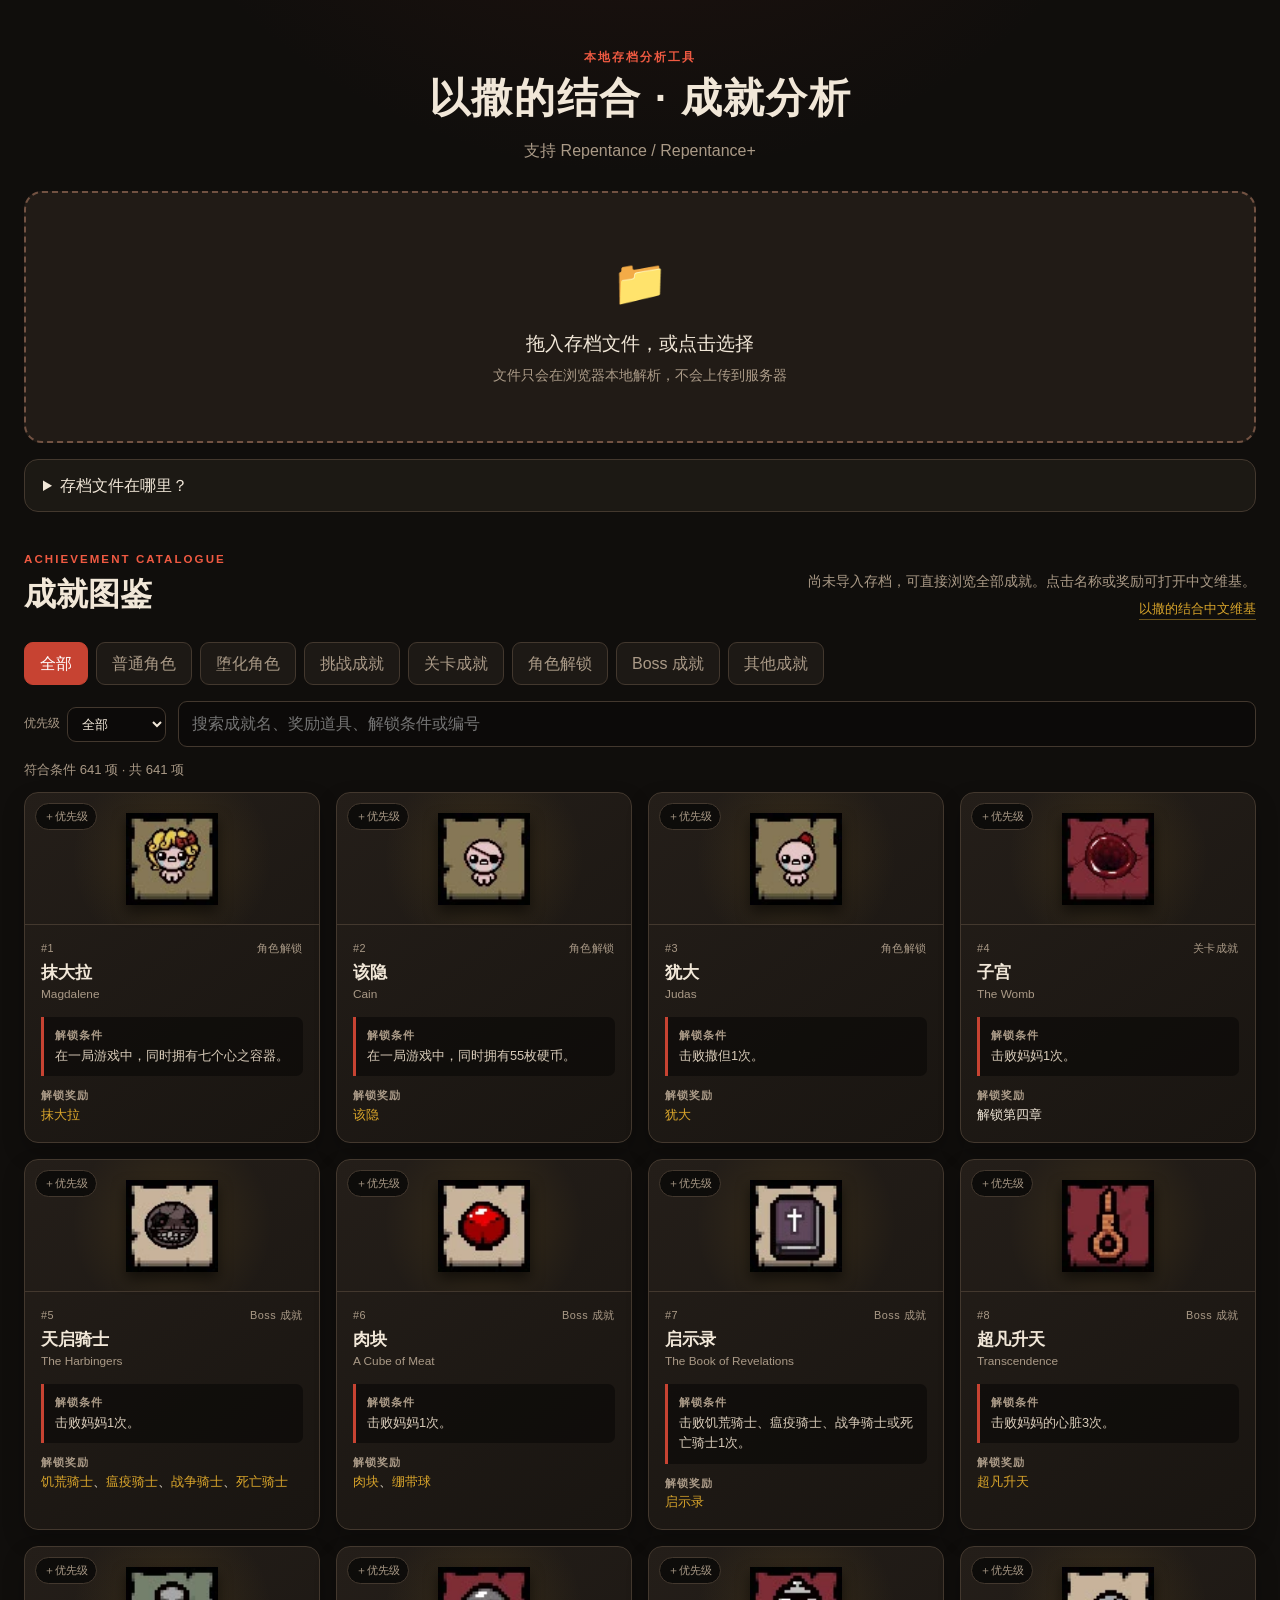
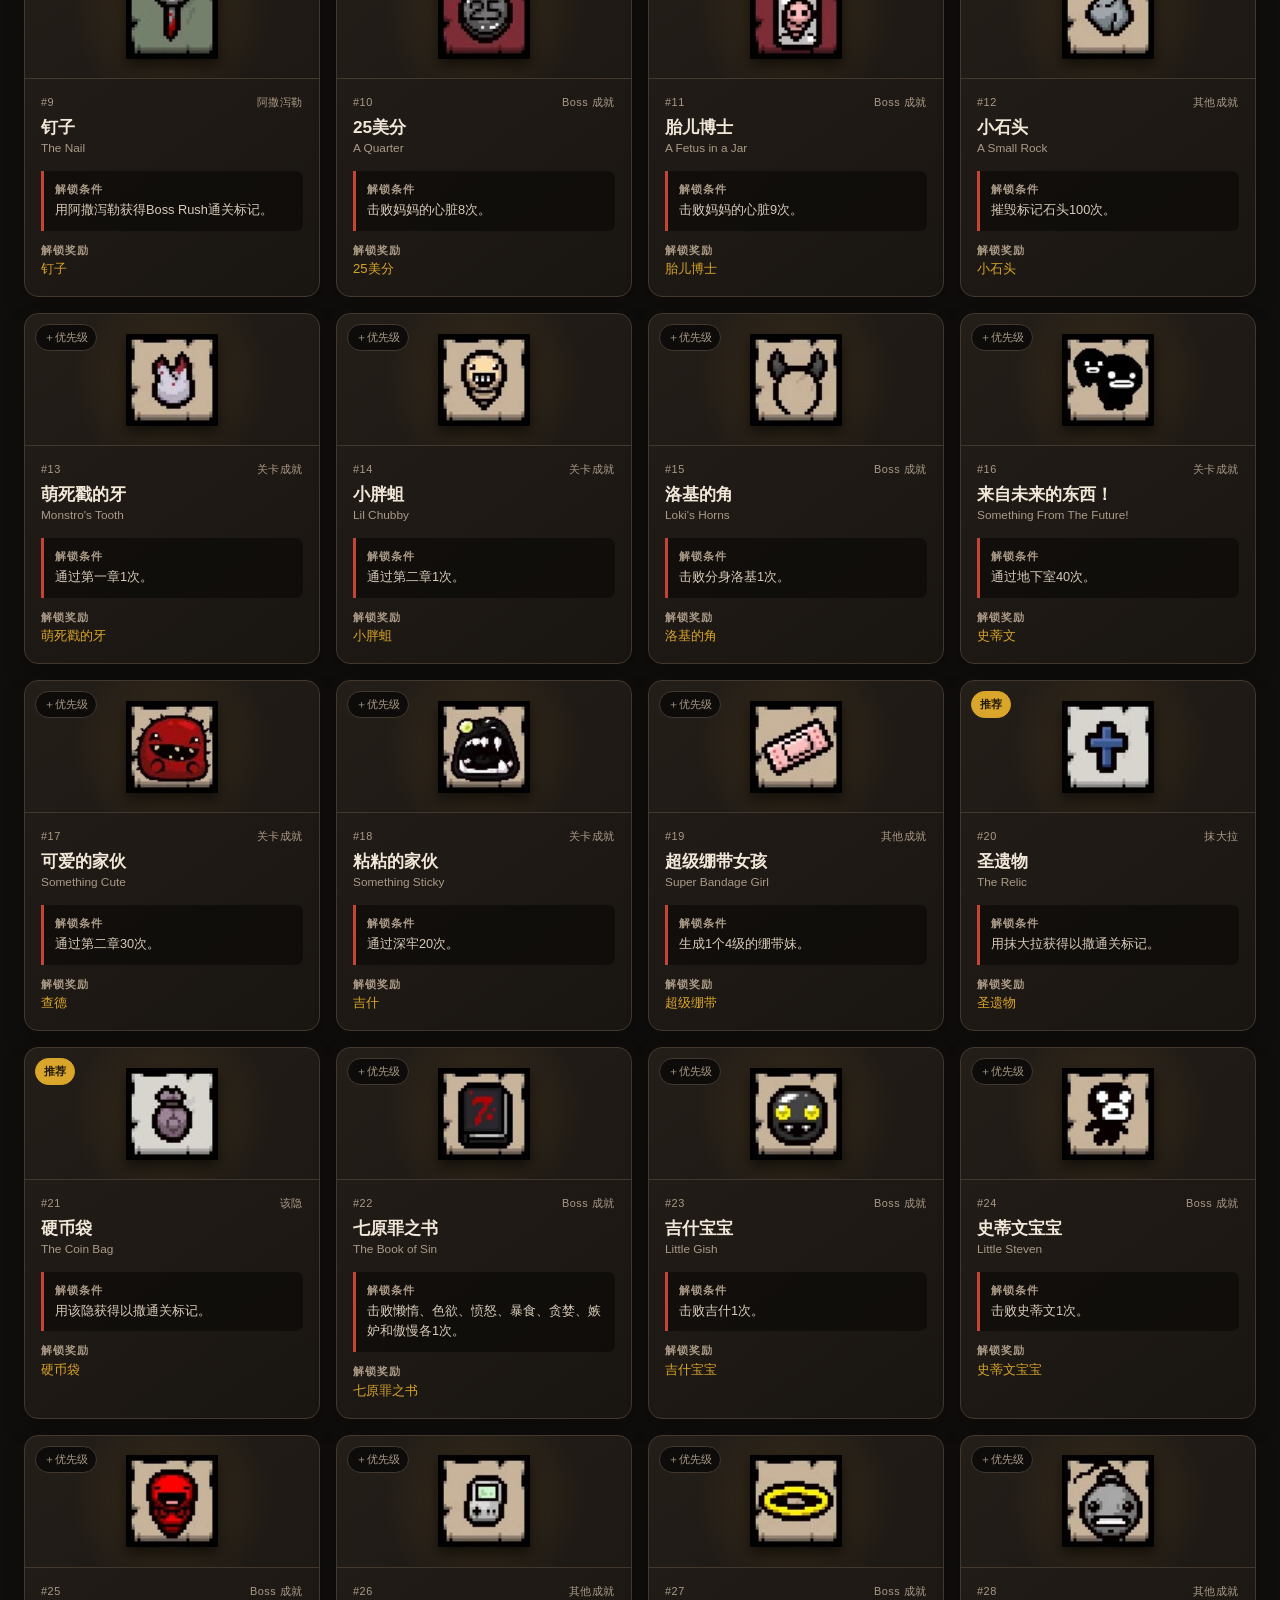
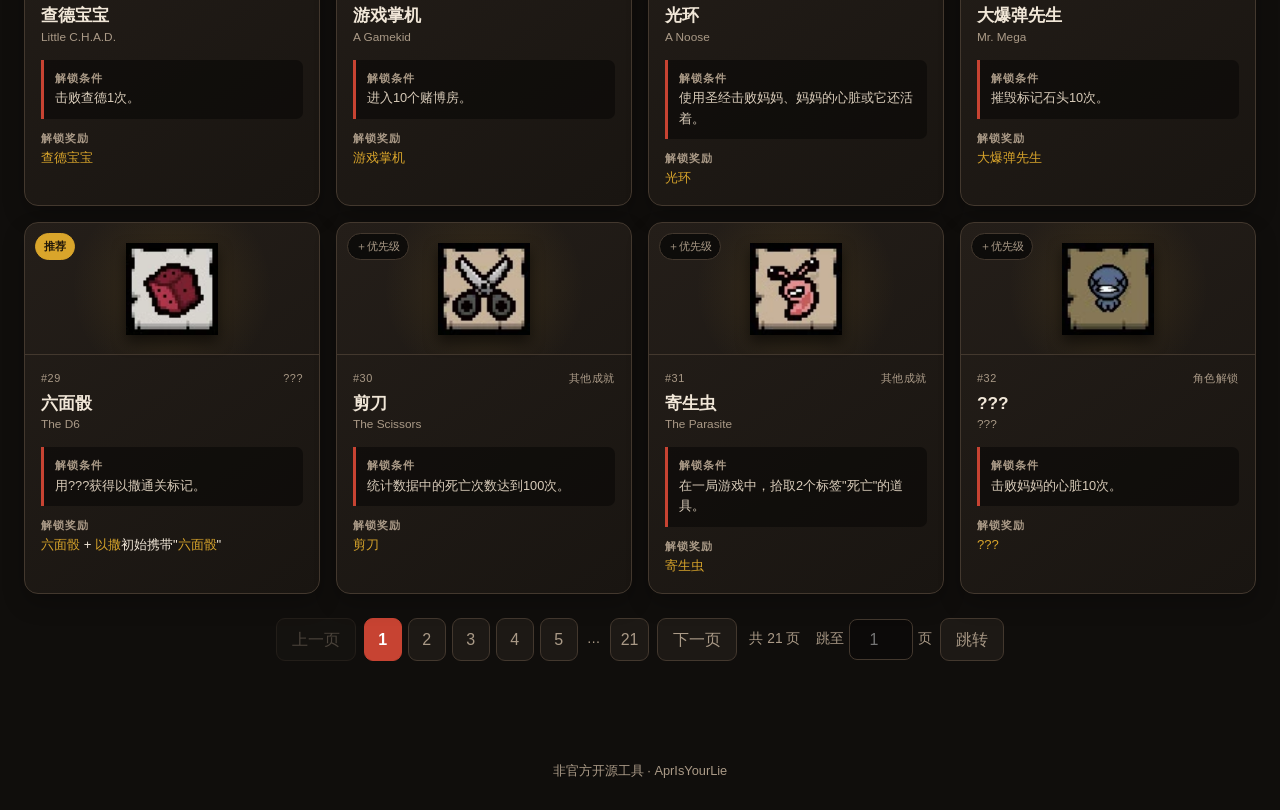
<file: index.html>
<!DOCTYPE html>
<html lang="zh-CN">
<head>
  <meta charset="UTF-8" />
  <meta name="viewport" content="width=device-width, initial-scale=1.0" />
  <title>以撒的结合 · 成就分析</title>
  <link rel="stylesheet" href="css/style.css" />
</head>
<body>
  <header class="site-header">
    <p class="eyebrow">本地存档分析工具</p>
    <h1>以撒的结合 · 成就分析</h1>
    <p class="subtitle">支持 Repentance / Repentance+</p>
  </header>

  <main>
    <section id="upload-section">
      <div id="drop-zone" tabindex="0" role="button" aria-label="选择或拖入存档文件">
        <div class="drop-icon" aria-hidden="true">📁</div>
        <p class="drop-title">拖入存档文件，或点击选择</p>
        <p class="drop-hint">文件只会在浏览器本地解析，不会上传到服务器</p>
        <input type="file" id="file-input" accept=".dat" hidden />
      </div>

      <details class="help-box">
        <summary>存档文件在哪里？</summary>
        <div class="help-content">
          <p><strong>忏悔 Repentance：</strong></p>
          <code>C:\Users\&lt;用户名&gt;\Documents\My Games\Binding of Isaac Repentance\rep_persistentgamedata1.dat</code>
          <p><strong>忏悔+ Repentance+：</strong></p>
          <code>C:\Users\&lt;用户名&gt;\Documents\My Games\Binding of Isaac Repentance+\rep+persistentgamedata1.dat</code>
          <p class="note">文件名结尾的 1 / 2 / 3 对应游戏内三个存档位。启用 Steam 云同步时，也可在 <code>Steam\userdata\&lt;SteamID&gt;\250900\remote\</code> 中寻找。</p>
          <p class="note">请选择 <code>persistentgamedata</code> 持久存档，而不是 <code>gamestate</code> 单局存档。</p>
        </div>
      </details>

      <div id="error-box" class="error-box" hidden></div>
    </section>

    <section id="result-section">
      <div class="card overview-card" data-save-only hidden>
        <div class="overview-main">
          <div class="big-number"><span id="stat-unlocked">0</span><span class="dim"> / <span id="stat-total">641</span></span></div>
          <div class="dim">项成就已解锁</div>
        </div>
        <div class="progress-track"><div id="progress-bar" class="progress-fill"></div></div>
        <div id="progress-pct" class="progress-pct dim"></div>
        <div id="save-meta" class="save-meta dim"></div>
      </div>

      <div class="card" data-save-only hidden>
        <h2>分类进度</h2>
        <div id="category-grid" class="category-grid"></div>
      </div>

      <div class="card" data-save-only hidden>
        <h2>存档统计 <span class="tag-exp">实验性</span></h2>
        <div id="stats-grid" class="stats-grid"></div>
      </div>

      <section class="catalog-section" aria-labelledby="catalog-title">
        <div class="catalog-heading">
          <div class="catalog-title-block">
            <p class="eyebrow">ACHIEVEMENT CATALOGUE</p>
            <h2 id="catalog-title">成就图鉴</h2>
          </div>
          <div class="catalog-heading-side">
            <p id="catalog-note" class="catalog-note">尚未导入存档，可直接浏览全部成就。点击名称或奖励可打开中文维基。</p>
            <a class="wiki-home-link" href="https://isaac.huijiwiki.com/wiki/%E9%A6%96%E9%A1%B5" target="_blank" rel="noopener noreferrer">以撒的结合中文维基</a>
          </div>
        </div>

        <div id="category-tabs" class="category-tabs" role="tablist" aria-label="成就分类">
          <button type="button" data-v="all" class="active">全部</button>
          <button type="button" data-v="normal">普通角色</button>
          <button type="button" data-v="tainted">堕化角色</button>
          <button type="button" data-v="challenge">挑战成就</button>
          <button type="button" data-v="level">关卡成就</button>
          <button type="button" data-v="character-unlock">角色解锁</button>
          <button type="button" data-v="boss">Boss 成就</button>
          <button type="button" data-v="other">其他成就</button>
        </div>

        <div class="toolbar">
          <div class="btn-group" id="filter-status" aria-label="解锁状态" hidden>
            <button type="button" data-v="all" class="active">全部状态</button>
            <button type="button" data-v="locked">未解锁</button>
            <button type="button" data-v="unlocked">已解锁</button>
          </div>
          <label id="character-filter-wrap" class="select-wrap" hidden>
            <span>人物</span>
            <select id="filter-character"><option value="all">全部人物</option></select>
          </label>
          <label class="select-wrap">
            <span>优先级</span>
            <select id="filter-priority">
              <option value="all">全部</option>
              <option value="优先">优先</option>
              <option value="推荐">推荐</option>
              <option value="none">无标记</option>
            </select>
          </label>
          <button type="button" id="hide-completed" class="toolbar-button" aria-pressed="false" hidden>隐藏已完成</button>
          <button type="button" id="reset-manual" class="toolbar-button quiet" hidden>清除手动修正</button>
          <label class="search-wrap">
            <span class="sr-only">搜索成就</span>
            <input type="search" id="search-box" placeholder="搜索成就名、奖励道具、解锁条件或编号" />
          </label>
        </div>

        <div class="catalog-meta">
          <div id="list-summary" class="dim"></div>
          <div id="status-legend" class="legend" hidden><span>✓ 已解锁</span><span>🔒 未解锁</span></div>
        </div>

        <div id="achievement-grid" class="achievement-grid"></div>

        <nav id="pagination" class="pagination" aria-label="成就分页" hidden>
          <button type="button" id="page-prev">上一页</button>
          <div id="page-numbers" class="page-numbers" aria-label="页码"></div>
          <button type="button" id="page-next">下一页</button>
          <span id="page-info" class="page-info"></span>
          <label class="page-jump">
            <span>跳至</span>
            <input type="number" id="page-jump-input" min="1" inputmode="numeric" aria-label="跳转页码" />
            <span>页</span>
          </label>
          <button type="button" id="page-jump-button">跳转</button>
        </nav>
      </section>
    </section>
  </main>

  <footer class="site-footer dim">
    <p>非官方开源工具 · AprIsYourLie</p>
  </footer>

  <script src="data/achievements.js"></script>
  <script src="data/repentance-plus.js"></script>
  <script src="data/achievements-reference-zh.js"></script>
  <script src="data/achievements-zh.js"></script>
  <script src="js/parser.js"></script>
  <script src="js/app.js"></script>
</body>
</html>
</file>
<file: css/style.css>
:root {
  --bg: #100e0c;
  --bg-card: #1d1915;
  --bg-raised: #27211b;
  --border: #43382e;
  --text: #f1e7d8;
  --dim: #aa9a87;
  --accent: #c74332;
  --accent-bright: #f05a42;
  --gold: #d9a52b;
  --green: #62b96b;
  --ink: #0c0a09;
}

* { box-sizing: border-box; margin: 0; padding: 0; }
[hidden] { display: none !important; }

html { scroll-behavior: smooth; }

body {
  min-height: 100vh;
  background:
    radial-gradient(circle at 50% -10%, rgba(116, 42, 29, .24), transparent 36rem),
    var(--bg);
  color: var(--text);
  font-family: "Microsoft YaHei", "PingFang SC", "Segoe UI", sans-serif;
  line-height: 1.6;
}

button, input { font: inherit; }
a { color: inherit; }
.dim { color: var(--dim); }
.sr-only { position: absolute; width: 1px; height: 1px; padding: 0; margin: -1px; overflow: hidden; clip: rect(0,0,0,0); white-space: nowrap; border: 0; }

main { max-width: 1380px; margin: 0 auto; padding: 0 24px 72px; }

.site-header { text-align: center; padding: 48px 20px 28px; }
.site-header h1 { font-size: clamp(1.8rem, 4vw, 2.55rem); letter-spacing: .04em; }
.subtitle { color: var(--dim); margin-top: 6px; }
.eyebrow { color: var(--accent-bright); font-size: .72rem; font-weight: 800; letter-spacing: .18em; text-transform: uppercase; }

#drop-zone {
  border: 2px dashed #725242;
  border-radius: 18px;
  padding: 54px 20px;
  text-align: center;
  cursor: pointer;
  transition: border-color .2s, background .2s, transform .2s;
  background: rgba(35, 29, 24, .92);
}
#drop-zone:hover, #drop-zone:focus-visible, #drop-zone.dragover {
  border-color: var(--accent-bright);
  background: var(--bg-raised);
  transform: translateY(-2px);
  outline: none;
}
.drop-icon { font-size: 2.8rem; }
.drop-title { font-size: 1.2rem; margin-top: 10px; }
.drop-hint { color: var(--dim); font-size: .86rem; margin-top: 5px; }

.help-box, .card {
  background: rgba(29, 25, 21, .96);
  border: 1px solid var(--border);
  border-radius: 14px;
}
.help-box { margin-top: 16px; padding: 13px 18px; }
.help-box summary { cursor: pointer; user-select: none; }
.help-content { margin-top: 11px; font-size: .9rem; }
.help-content p { margin: 8px 0 4px; }
.help-content code {
  display: inline-block;
  max-width: 100%;
  background: var(--ink);
  border: 1px solid var(--border);
  border-radius: 6px;
  padding: 4px 9px;
  font-size: .82rem;
  overflow-wrap: anywhere;
}
.help-content .note { color: var(--dim); font-size: .84rem; }
.error-box { margin-top: 16px; background: #3b1713; border: 1px solid var(--accent); border-radius: 10px; padding: 14px 18px; color: #ffc2ba; }

.card { padding: 22px 24px; margin-top: 22px; }
.card h2 { font-size: 1.15rem; margin-bottom: 14px; }
.overview-card { text-align: center; }
.big-number { font-size: 2.8rem; font-weight: 800; }
.big-number .dim { font-size: 1.4rem; font-weight: 400; }
.progress-track { height: 14px; background: var(--ink); border-radius: 8px; margin: 14px auto 6px; max-width: 620px; overflow: hidden; border: 1px solid var(--border); }
.progress-fill { height: 100%; width: 0; background: linear-gradient(90deg, var(--accent), var(--gold)); border-radius: 8px; transition: width .6s ease; }
.progress-pct { font-size: .9rem; }
.save-meta { margin-top: 10px; font-size: .82rem; }

.category-grid, .stats-grid { display: grid; grid-template-columns: repeat(auto-fit, minmax(160px, 1fr)); gap: 12px; }
.cat-item, .stat-item { background: var(--ink); border: 1px solid var(--border); border-radius: 10px; padding: 13px 14px; }
.cat-item { color: var(--text); cursor: pointer; text-align: left; display: grid; transition: border-color .2s, transform .2s; }
.cat-item:hover { border-color: var(--gold); transform: translateY(-2px); }
.cat-name { font-size: .88rem; }
.cat-num { font-size: 1.18rem; font-weight: 800; margin: 2px 0 7px; }
.cat-bar { display: block; height: 6px; background: var(--bg-raised); border-radius: 4px; overflow: hidden; }
.cat-bar > span { display: block; height: 100%; background: var(--gold); }
.stats-grid { grid-template-columns: repeat(auto-fit, minmax(140px, 1fr)); }
.stat-item { text-align: center; }
.stat-value { font-size: 1.55rem; font-weight: 800; color: var(--gold); }
.stat-label { font-size: .82rem; color: var(--dim); }
.tag-exp { font-size: .68rem; background: var(--accent); color: #fff; border-radius: 4px; padding: 2px 7px; vertical-align: middle; font-weight: 400; }

.catalog-section { margin-top: 38px; }
.catalog-heading { display: flex; justify-content: space-between; align-items: end; gap: 24px; margin-bottom: 18px; }
.catalog-heading h2 { font-size: clamp(1.5rem, 3vw, 2rem); }
.catalog-title-block { flex: 1; min-width: 0; }
.catalog-heading-side { display: grid; justify-items: end; gap: 5px; }
.catalog-note { max-width: 560px; color: var(--dim); font-size: .85rem; text-align: right; }
.wiki-home-link { color: var(--gold); font-size: .82rem; text-decoration: none; border-bottom: 1px solid rgba(217,165,43,.45); }
.wiki-home-link:hover { color: #f2c95b; border-bottom-color: currentColor; }
.category-tabs { display: flex; gap: 8px; overflow-x: auto; padding: 4px 0 12px; scrollbar-width: thin; }
.category-tabs button, .btn-group button, .pagination button, .toolbar-button {
  color: var(--dim);
  background: var(--bg-card);
  border: 1px solid var(--border);
  border-radius: 9px;
  padding: 8px 15px;
  cursor: pointer;
  white-space: nowrap;
  transition: color .2s, border-color .2s, background .2s;
}
.category-tabs button:hover, .btn-group button:hover, .pagination button:hover:not(:disabled), .toolbar-button:hover { color: var(--text); border-color: #79604c; }
.category-tabs button.active { color: #fff; border-color: var(--accent); background: var(--accent); }

.toolbar { display: flex; flex-wrap: wrap; gap: 12px; align-items: center; margin: 4px 0 12px; }
.btn-group { display: flex; gap: 6px; }
.btn-group button.active { background: #5b291f; border-color: var(--accent); color: #fff; }
.select-wrap { display: flex; align-items: center; gap: 7px; color: var(--dim); font-size: .78rem; }
.select-wrap select { color: var(--text); background: var(--ink); border: 1px solid var(--border); border-radius: 9px; padding: 8px 28px 8px 10px; outline: none; }
.select-wrap select:focus { border-color: var(--gold); }
.toolbar-button { padding: 8px 12px; font-size: .82rem; }
.toolbar-button.active { color: #fff; border-color: var(--green); background: #23482a; }
.toolbar-button.quiet { color: #d4bfa6; }
.search-wrap { flex: 1; min-width: 260px; }
#search-box { width: 100%; color: var(--text); background: var(--ink); border: 1px solid var(--border); border-radius: 9px; padding: 9px 13px; outline: none; }
#search-box:focus { border-color: var(--gold); box-shadow: 0 0 0 3px rgba(217, 165, 43, .12); }
.catalog-meta { display: flex; justify-content: space-between; align-items: center; gap: 16px; font-size: .82rem; margin-bottom: 12px; }
.legend { display: flex; gap: 12px; color: var(--dim); }

.achievement-grid { display: grid; grid-template-columns: repeat(4, minmax(0, 1fr)); gap: 16px; scroll-margin-top: 14px; }
.achievement-card {
  position: relative;
  min-width: 0;
  overflow: hidden;
  background: linear-gradient(145deg, #241e19, #191511);
  border: 1px solid var(--border);
  border-radius: 14px;
  box-shadow: 0 10px 22px rgba(0,0,0,.22);
  transition: opacity .2s, transform .2s, border-color .2s;
}
.achievement-card.done { border-color: rgba(98,185,107,.62); }
.achievement-card.locked { opacity: .5; filter: saturate(.68); }
.achievement-card:hover { opacity: 1; transform: translateY(-3px); border-color: #8c7058; }
.card-status { position: absolute; z-index: 2; top: 10px; right: 10px; display: grid; place-items: center; width: 32px; height: 32px; padding: 0; cursor: pointer; color: var(--text); border-radius: 50%; background: rgba(12,10,9,.9); border: 1px solid var(--border); font-weight: 900; }
.achievement-card.done .card-status { color: var(--green); border-color: var(--green); }
.card-status.manual { box-shadow: 0 0 0 3px rgba(217,165,43,.28); border-color: var(--gold); }
.priority-mark { position: absolute; z-index: 2; top: 10px; left: 10px; cursor: pointer; color: var(--dim); background: rgba(12,10,9,.9); border: 1px solid var(--border); border-radius: 999px; padding: 4px 8px; font-size: .66rem; }
.priority-mark.has-priority { color: #20170a; border-color: var(--gold); background: var(--gold); font-weight: 800; }
.achievement-icon-wrap { position: relative; display: grid; place-items: center; min-height: 132px; background: radial-gradient(circle, rgba(217,165,43,.13), transparent 62%); border-bottom: 1px solid var(--border); }
.achievement-icon { display: block; width: 92px; height: 92px; object-fit: contain; image-rendering: auto; filter: drop-shadow(0 7px 7px rgba(0,0,0,.55)); }
.achievement-icon-sprite { background-repeat: no-repeat; background-size: 1840px 2944px; }
.achievement-card.locked .achievement-icon { filter: grayscale(1) drop-shadow(0 7px 7px rgba(0,0,0,.5)); }
.achievement-icon.missing { visibility: hidden; }
.achievement-body { padding: 15px 16px 17px; }
.achievement-kicker { display: flex; justify-content: space-between; gap: 8px; color: var(--dim); font-size: .68rem; letter-spacing: .05em; }
.achievement-body h3 { margin-top: 4px; font-size: 1.08rem; line-height: 1.35; }
.achievement-body h3 a { text-decoration: none; border-bottom: 1px solid transparent; }
.achievement-body h3 a:hover { color: var(--gold); border-color: var(--gold); }
.english-name { color: var(--dim); font-size: .74rem; min-height: 1.25rem; }
.unlock-box { margin-top: 12px; padding: 10px 11px; background: rgba(10,8,7,.64); border-left: 3px solid var(--accent); border-radius: 0 7px 7px 0; }
.unlock-box > span, .reward-line > span { display: block; color: var(--dim); font-size: .66rem; font-weight: 800; letter-spacing: .08em; }
.unlock-box p { margin-top: 2px; color: #d8cbb9; font-size: .8rem; }
.reward-line { margin-top: 11px; font-size: .82rem; }
.reward-line a { color: var(--gold); text-decoration: none; }
.reward-line a:hover { text-decoration: underline; }
.reward-line.no-reward { color: var(--dim); }
.achievement-group-title { grid-column: 1 / -1; margin-top: 10px; padding: 8px 4px 5px; color: var(--gold); border-bottom: 1px solid var(--border); font-size: 1rem; }
.empty-state { grid-column: 1 / -1; color: var(--dim); text-align: center; padding: 52px 20px; border: 1px dashed var(--border); border-radius: 14px; }

.pagination { display: flex; flex-wrap: wrap; justify-content: center; align-items: center; gap: 8px; margin-top: 24px; }
.page-numbers { display: flex; align-items: center; gap: 6px; }
.pagination .page-number { min-width: 38px; padding-inline: 10px; }
.pagination .page-number.active { color: #fff; border-color: var(--accent); background: var(--accent); font-weight: 800; }
.page-ellipsis { min-width: 20px; color: var(--dim); text-align: center; }
.pagination button:disabled { cursor: not-allowed; opacity: .38; }
.pagination span { color: var(--dim); font-size: .86rem; }
.page-info { margin: 0 4px; }
.page-jump { display: flex; align-items: center; gap: 5px; margin-left: 4px; }
.page-jump input { width: 64px; color: var(--text); background: var(--ink); border: 1px solid var(--border); border-radius: 8px; padding: 7px 6px; text-align: center; outline: none; }
.page-jump input:focus { border-color: var(--gold); box-shadow: 0 0 0 3px rgba(217,165,43,.12); }
.site-footer { text-align: center; padding: 28px 20px; font-size: .8rem; }

@media (max-width: 1120px) { .achievement-grid { grid-template-columns: repeat(3, minmax(0, 1fr)); } }
@media (max-width: 780px) {
  main { padding-inline: 14px; }
  .site-header { padding-top: 32px; }
  .card { padding: 18px; }
  .catalog-heading { display: block; }
  .catalog-heading-side { justify-items: start; margin-top: 8px; }
  .catalog-note { margin-top: 8px; text-align: left; }
  .achievement-grid { grid-template-columns: repeat(2, minmax(0, 1fr)); gap: 12px; }
  .catalog-meta { align-items: flex-start; }
  .legend { display: none; }
}
@media (max-width: 500px) {
  .achievement-grid { grid-template-columns: 1fr; }
  .btn-group { width: 100%; }
  .btn-group button { flex: 1; padding-inline: 8px; }
  .select-wrap { flex: 1; }
  .select-wrap select { flex: 1; min-width: 0; }
  .achievement-icon-wrap { min-height: 116px; }
}
</file>
